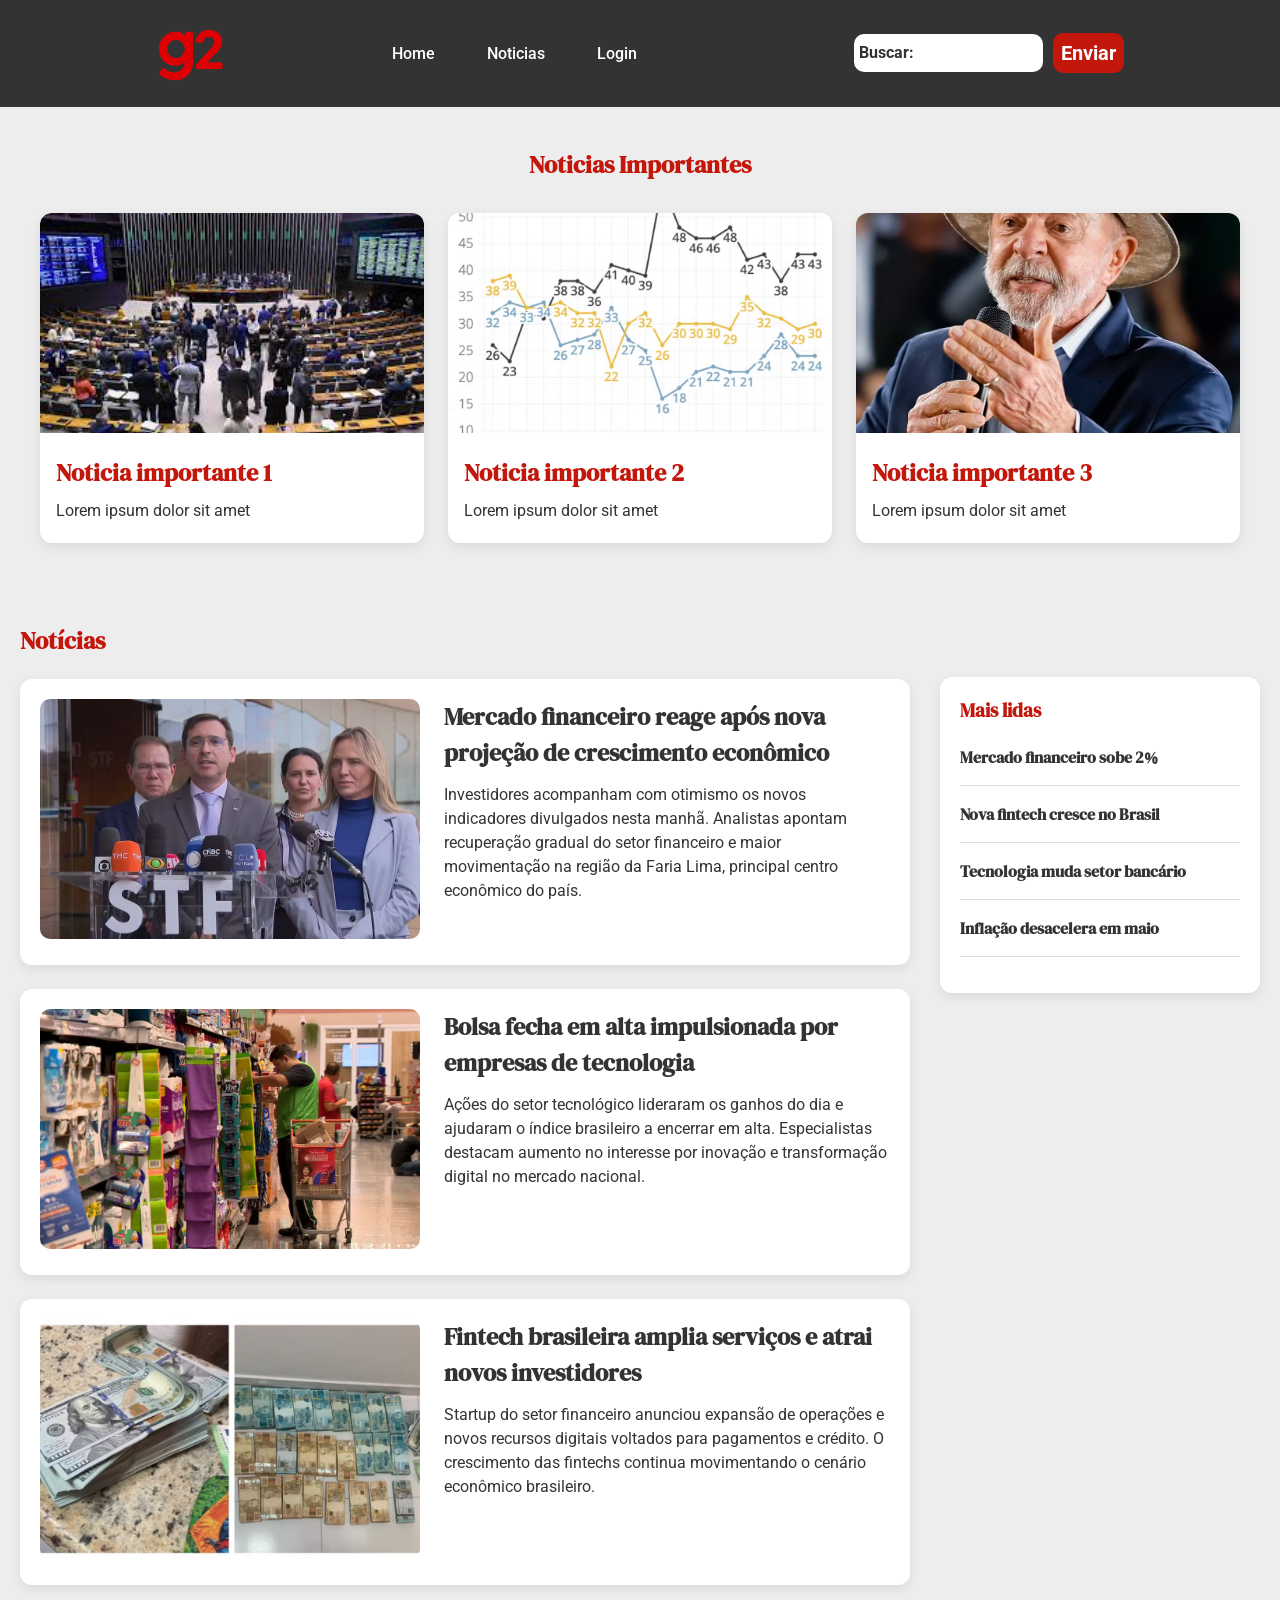
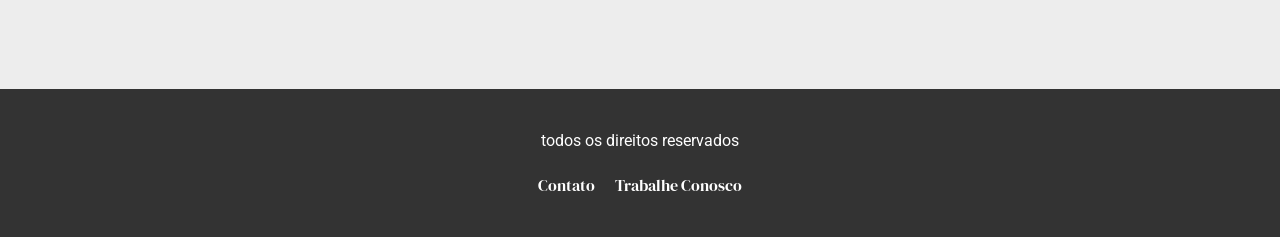
<file: index.html>
<!DOCTYPE html>
<html lang="pt-BR">

<head>
    <meta charset="UTF-8">
    <meta name="viewport" content="width=device-width, initial-scale=1.0">
    <title>Portal de noticias</title>
    <link rel="stylesheet" href="style.css">
</head>

<body>
    <!-- Cabeçalho -->
    <header>
        <!-- Logo -->
        <picture id="logo" aria-label="Logo do Portal de notícias">
            <img src="img/logo.png" alt="Logo do Portal de notícias">
        </picture>
        <!-- Navbar -->
        <nav>
            <ul>
                <li><a aria-label="Home" href="/index.html">Home</a></li>
                <li><a aria-label="Noticias" href="/index.html#noticias">Noticias</a></li>
                <li><a aria-label="Login" href="/login/login.html">Login</a></li>
            </ul>
        </nav>
        <!-- Form de pesquisa -->
        <form id="search-container" aria-label="Espaço de pesquisa">
            <label for="search">Buscar:</label>
            <input type="search" id="search">
            <button aria-label="botão de pesquisa" type="button"> Enviar</button>
        </form>
    </header>

    <main>
        <!-- Home -->
        <section id="home">
            <h1>Noticias Importantes</h1>
            <div id="home-container">

                <a aria-label="Noticia em destaque:" href="/noticias/noticia.html?id=01">
                    <article class="noticias-cards">
                        <img src="img/politica.jpg" alt="">
                        <h2>Noticia importante 1</h2>
                        <p>Lorem ipsum dolor sit amet </p>
                    </article>
                </a>


                <a aria-label="Noticia em destaque:" href="/noticias/noticia.html?id=02">
                    <article class="noticias-cards">
                        <img src="img/economia.avif" alt="">
                        <h2>Noticia importante 2</h2>
                        <p>Lorem ipsum dolor sit amet </p>
                    </article>
                </a>

                <a aria-label="Noticia em destaque:" href="/noticias/noticia.html?id=03">
                    <article class="noticias-cards">
                        <img src="img/lula.avif" alt="">
                        <h2>Noticia importante 3</h2>
                        <p>Lorem ipsum dolor sit amet </p>
                    </article>
                </a>
            </div>
        </section>

        <!-- Noticias -->
        <section id="">
            <div id="noticias">
                <h2 id="titulo-noticias">Notícias</h2>

                <a aria-label="Noticia: " href="noticias/noticia.html?id=1001">
                    <article id="primeira-noticia" class="artigo-noticia">
                        <picture>
                            <img src="img/faria-lima.avif" alt="Politicos em entrevista">
                        </picture>

                        <div>
                            <h2>Mercado financeiro reage após nova projeção de crescimento econômico</h2>
                            <p>
                                Investidores acompanham com otimismo os novos indicadores divulgados nesta manhã.
                                Analistas apontam recuperação gradual do setor financeiro e maior movimentação
                                na região da Faria Lima, principal centro econômico do país.
                            </p>
                        </div>
                    </article>
                </a>
                <a aria-label="Noticia: " href="noticias/noticia.html?id=1002">
                    <article id="segunda-noticia" class="artigo-noticia">
                        <picture>
                            <img src="img/mercado.avif" alt="Mercado e carrinho de compras">
                        </picture>

                        <div>
                            <h2>Bolsa fecha em alta impulsionada por empresas de tecnologia</h2>

                            <p>
                                Ações do setor tecnológico lideraram os ganhos do dia e ajudaram o índice brasileiro
                                a encerrar em alta. Especialistas destacam aumento no interesse por inovação e
                                transformação digital no mercado nacional.
                            </p>
                        </div>
                    </article>
                </a>

                <a aria-label="Noticia: " href="noticias/noticia.html?id=1003">
                    <article id="terceira-noticia" class="artigo-noticia">
                        <picture>
                            <img src="img/fintech.avif" alt="Dinheiro e dolar espalhado pelo chão">
                        </picture>

                        <div>
                            <h2>Fintech brasileira amplia serviços e atrai novos investidores</h2>

                            <p>
                                Startup do setor financeiro anunciou expansão de operações e novos recursos digitais
                                voltados para pagamentos e crédito. O crescimento das fintechs continua movimentando
                                o cenário econômico brasileiro.
                            </p>
                        </div>
                    </article>
                </a>

            </div>
            <aside>
                <h3>Mais lidas</h3>

                <ul>
                    <li><a aria-label="Noticia: Mercado financeiro sobe 2%" href="noticias/noticia.html?id=1001">Mercado financeiro sobe 2%</a></li>
                    <li><a aria-label="Noticia: Nova fintech cresce no Brasil" href="noticias/noticia.html?id=1002">Nova fintech cresce no
                            Brasil</a></li>
                    <li><a aria-label="Noticia: Tecnologia muda setor bancário" href="noticias/noticia.html?id=1003">Tecnologia muda setor
                            bancário</a></li>
                    <li><a aria-label="Noticia: Inflação desacelera em maio" href="noticias/noticia.html?id=1001">Inflação desacelera em maio</a>
                    </li>
                </ul>
            </aside>
        </section>
    </main>

    <footer>
        <div>
            <p>
                todos os direitos reservados
            </p>
        </div>
        <div>
            <ul>
                <li><a aria-label="Contato" href="#">Contato</a></li>
                <li><a aria-label="Trabalhe Conosco" href="#">Trabalhe Conosco</a></li>
            </ul>
        </div>
    </footer>

</body>

</html>
</file>
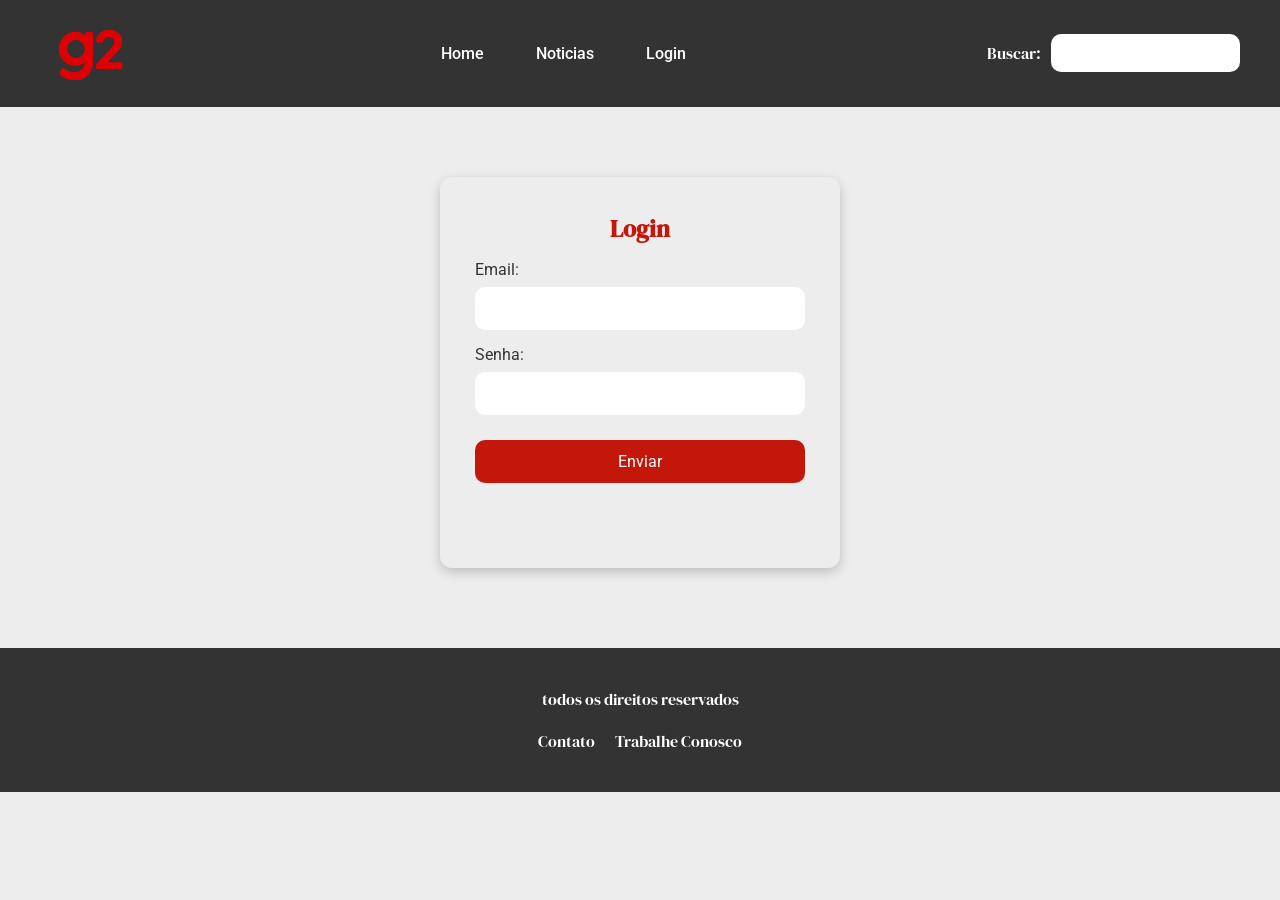
<file: admin.html>
<!DOCTYPE html>
<html lang="pt-BR">

<head>
    <meta charset="UTF-8">
    <meta name="viewport" content="width=device-width, initial-scale=1.0">
    <title>Admin</title>
    <link rel="stylesheet" href="admin.css">
</head>

<body>
    <!-- Cabeçalho -->
    <header>
        <!-- Logo -->
        <picture id="logo" aria-label="Logo do Portal de notícias">
            <img src="img/logo.png" alt="Logo do Portal de notícias">
        </picture>
        <!-- Navbar -->
        <nav id="navbar">
            <ul>
                <li><a aria-label="Home" href="#">Cria Noticia</a></li>
                <li><a aria-label="Noticias" href="#">Todas as noticias</a></li>
            </ul>

            <div aria-label="Container do botão de saída" id="logout-container">
                <button id="logout">
                    <img src="img/logout.png" alt="Ícone de saída">
                </button>
            </div>
        </nav>
    </header>

    <main>
        <!-- Cadastar Notícias -->
        <h1>Cadastrar Notícia.</h1>
        <section id="cadastro-container">
            <form id="form-noticia">

                <!-- Titulo -->
                <div>
                    <label for="titulo">Título</label>
                    <input type="text" id="titulo" maxlength="100" required>
                </div>
                <!-- Subtitulo (opcional) -->
                <div>
                    <label for="subtitulo">Subtitulo</label>
                    <input type="text" id="subtitulo" maxlength="200">
                </div>
                <!-- Categoria -->
                <div>
                    <label for="categoria">Categoria</label>
                    <select name="categoria" id="categoria">
                        <option value="">Selecione</option>
                        <option value="1">Política</option>
                        <option value="2">Esportes</option>
                        <option value="3">Tecnologia</option>
                        <option value="4">Economia</option>
                    </select>
                </div>
                <!-- Descrição -->
                <div>
                    <label for="descricao">Descrição Resumida</label>
                    <textarea name="descricao" id="descricao" rows="4"></textarea>
                </div>
                <!-- Conteúdo -->
                <div>
                    <label for="conteudo">Conteúdo completo</label>
                    <textarea name="conteudo" id="conteudo" rows="10" required></textarea>
                </div>
                <!-- URL da imagem -->
                <div>
                    <label for="imagem">URL da Imagem</label>
                    <input type="url" id="imagem" placeholder="https://..." required>
                    <button type="submit">Publicar Notícia</button>
                </div>

            </form>
        </section>
        <!-- Noticias Cadastradas -->
        <section>

        </section>

    </main>

    <script src="admin.js"></script>
</body>

</html>
</file>
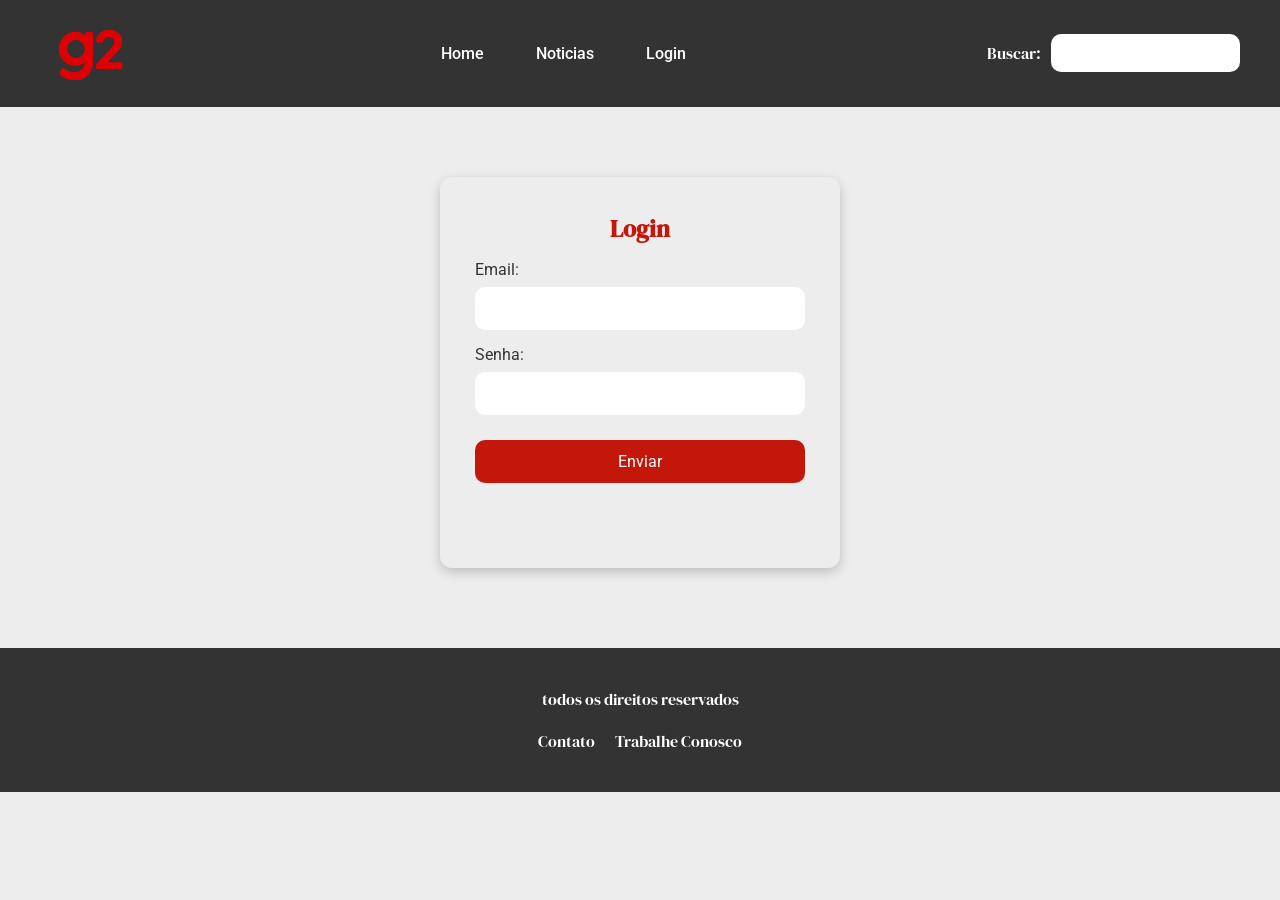
<file: login.html>
<!DOCTYPE html>
<html lang="pt-BR">

<head>
    <meta charset="UTF-8">
    <meta name="viewport" content="width=device-width, initial-scale=1.0">
    <title>login</title>
    <link rel="stylesheet" href="login.css">
</head>

<body>
    <header>
        <!-- Logo -->
        <picture id="logo" aria-label="Logo do Portal de notícias">
            <img src="img/logo.png" alt="Logo do Portal de notícias">
        </picture>
        <!-- Navbar -->
        <nav>
            <ul>
                <li><a aria-label="Home" href="index.html">Home</a></li>
                <li><a aria-label="Noticias" href="index.html#noticias">Noticias</a></li>
                <li><a aria-label="Login" href="login.html">Login</a></li>
            </ul>
        </nav>
        <!-- Form de pesquisa -->
        <form id="search-container" aria-label="Espaço de pesquisa">
            <label for="search">Buscar:</label>
            <input type="search" id="search">
        </form>
    </header>

    <main>
        <form id="login-form">
            <h1>Login</h1>
            <label for="email">Email: </label>
            <input type="email" id="email">

            <label for="password">Senha: </label>
            <input type="password" id="senha">

            <button aria-label="Botão de Enviar" type="submit">Enviar</button>

            <div aria-label="Mensagem de login" id="mensagem-container">
                <p id="mensagem"></p>
            </div>

        </form>
    </main>

    <footer>
        <div>
            <p>
                todos os direitos reservados
            </p>
        </div>
        <div>
            <ul>
                <li><a aria-label="Contato" href="#">Contato</a></li>
                <li><a aria-label="Trabalhe Conosco" href="#">Trabalhe Conosco</a></li>
            </ul>
        </div>
    </footer>

    <script src="login.js"></script>
</body>

</html>
</file>
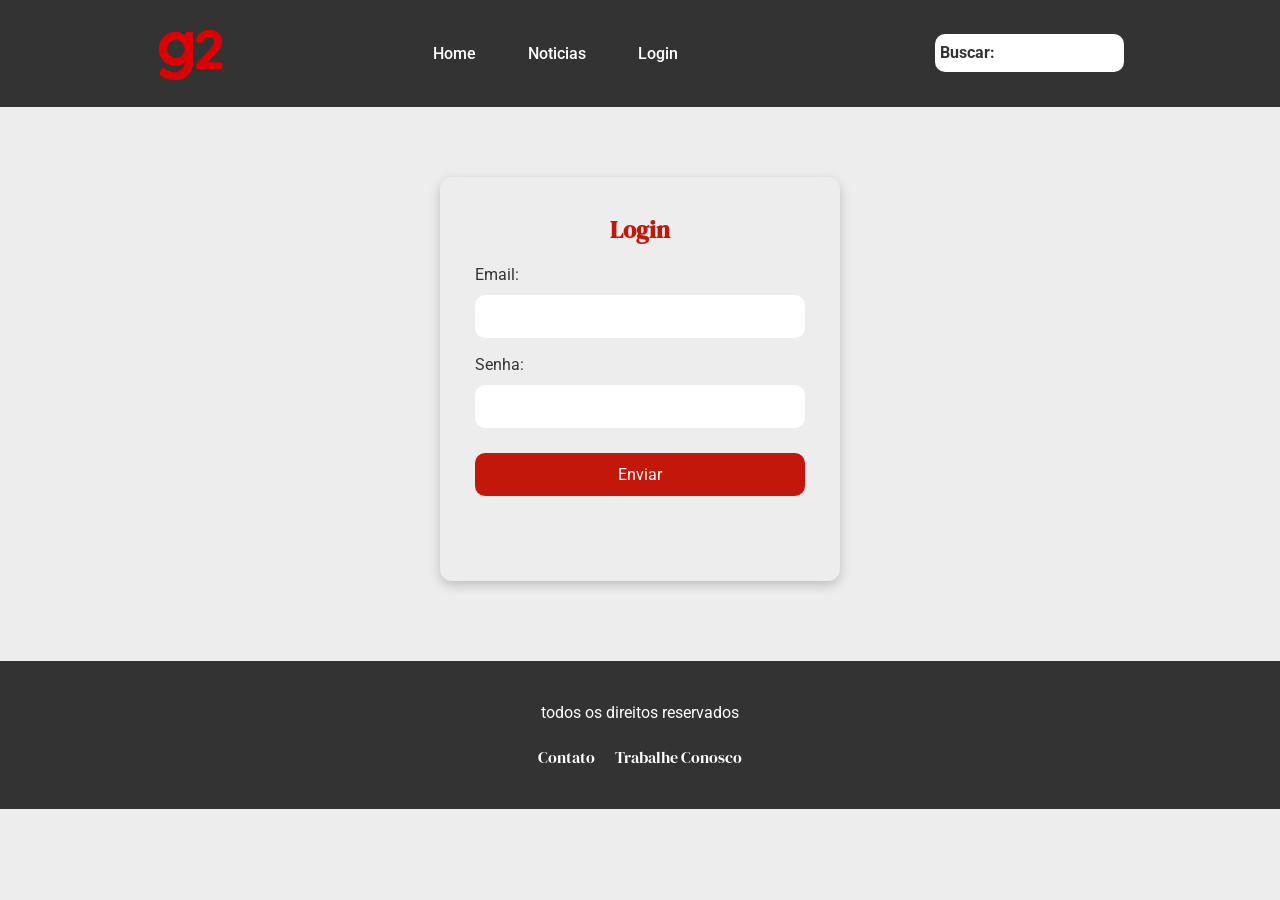
<file: login/login.html>
<!DOCTYPE html>
<html lang="pt-BR">

<head>
    <meta charset="UTF-8">
    <meta name="viewport" content="width=device-width, initial-scale=1.0">
    <title>login</title>
    <link rel="stylesheet" href="./login.css">
</head>

<body>
    <header>
        <!-- Logo -->
        <picture id="logo" aria-label="Logo do Portal de notícias">
            <img src="/img/logo.png" alt="Logo do Portal de notícias">
        </picture>
        <!-- Navbar -->
        <nav>
            <ul>
                <li><a aria-label="Home" href="/index.html">Home</a></li>
                <li><a aria-label="Noticias" href="/index.html#noticias">Noticias</a></li>
                <li><a aria-label="Login" href="login.html">Login</a></li>
            </ul>
        </nav>
        <!-- Form de pesquisa -->
        <form id="search-container" aria-label="Espaço de pesquisa">
            <label for="search">Buscar:</label>
            <input type="search" id="search">
        </form>
    </header>

    <main>
        <form id="login-form">
            <h1>Login</h1>
            <label for="email">Email: </label>
            <input type="email" id="email">

            <label for="senha">Senha: </label>
            <input type="password" id="senha">

            <button aria-label="Botão de Enviar" type="submit">Enviar</button>

            <div id="mensagem-container">
                <p id="mensagem"></p>
            </div>

        </form>
    </main>

    <footer>
        <div>
            <p>
                todos os direitos reservados
            </p>
        </div>
        <div>
            <ul>
                <li><a aria-label="Contato" href="#">Contato</a></li>
                <li><a aria-label="Trabalhe Conosco" href="#">Trabalhe Conosco</a></li>
            </ul>
        </div>
    </footer>

    <script src="./login.js"></script>
</body>

</html>
</file>
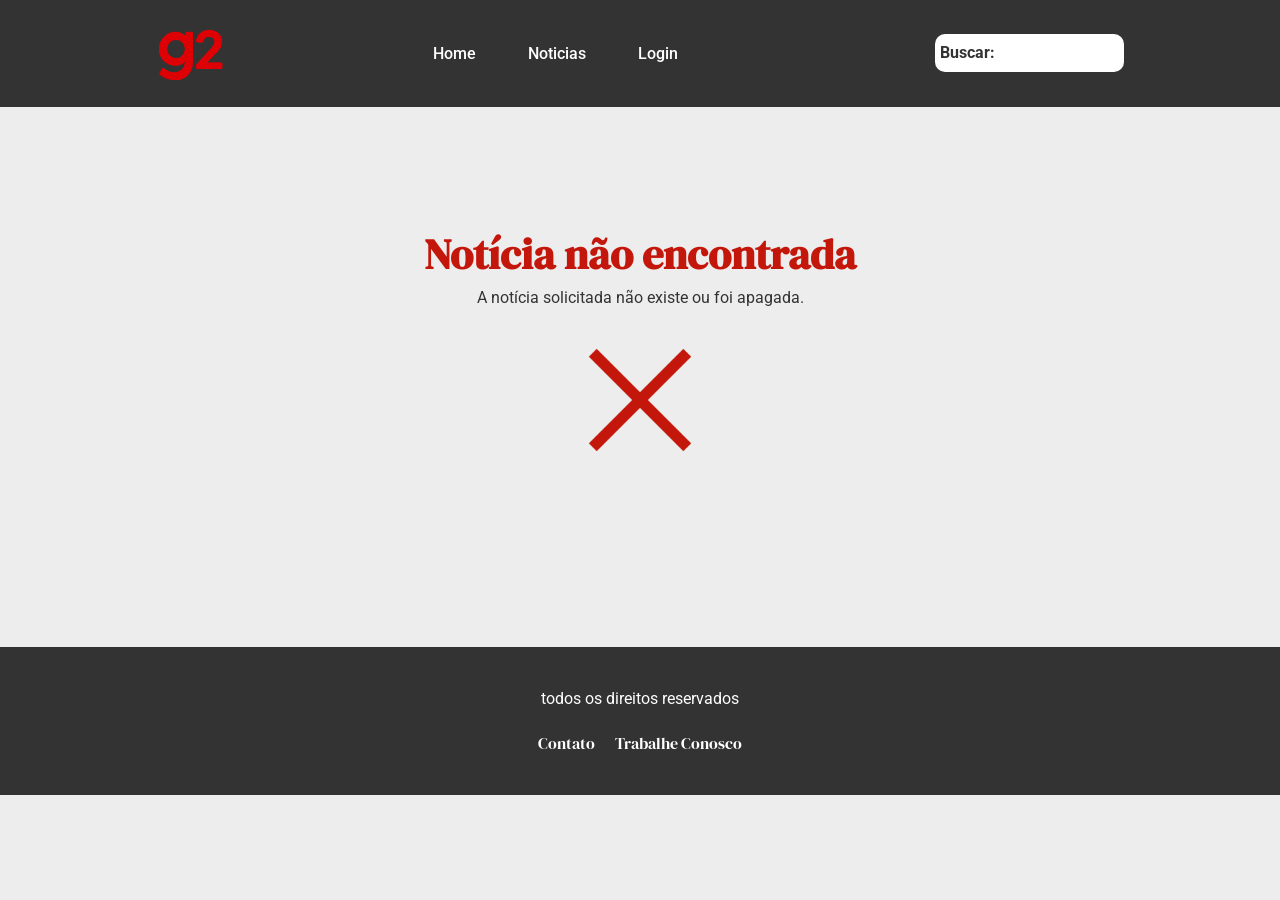
<file: noticias/noticia.html>
<!DOCTYPE html>
<html lang="pt-BR">
<head>
    <meta charset="UTF-8">
    <meta name="viewport" content="width=device-width, initial-scale=1.0">
    <title>Noticia</title>
    <link rel="stylesheet" href="noticias.css">
</head>
<body>
    <header>
        <!-- Logo -->
        <picture id="logo" aria-label="Logo do Portal de notícias">
            <img src="/img/logo.png" alt="Logo do Portal de notícias">
        </picture>
        <!-- Navbar -->
        <nav>
            <ul>
                <li><a aria-label="Home" href="/index.html">Home</a></li>
                <li><a aria-label="Noticias" href="/index.html#noticias">Noticias</a></li>
                <li><a aria-label="Login" href="/login/login.html">Login</a></li>
            </ul>
        </nav>
        <!-- Form de pesquisa -->
        <form id="search-container" aria-label="Espaço de pesquisa">
            <label for="search">Buscar:</label>
            <input type="search" id="search">
        </form>
    </header>

    <main id="noticia">
        
    </main>

    <footer>
        <div>
            <p>
                todos os direitos reservados
            </p>
        </div>
        <div>
            <ul>
                <li><a aria-label="Contato" href="#">Contato</a></li>
                <li><a aria-label="Trabalhe Conosco" href="#">Trabalhe Conosco</a></li>
            </ul>
        </div>
    </footer>

    <script src="noticia.js"></script>
    
</body>
</html>
</file>
<file: style.css>
@import url('https://fonts.googleapis.com/css2?family=DM+Serif+Display:ital@0;1&family=Roboto:wght@300;400;500;700&display=swap');

:root{
    --primary-color: #EDEDED;
    --secondary-color: #C4170C;
    --secondary-color-hover: #af0c00;
    --header-color: #333;
    --text-color: white;

    --title-font: "DM Serif Display", serif;
    --desc-font: 'Roboto', sans-serif;

    --title-size: 24px;
    --desc-size: 16px;
    --text-between: 1.5px
}

a{
    text-decoration: none;
}
p{
    font-family: var(--desc-font);
    font-size: var(--desc-font);
}
* {
    font-family: var(--title-font);
    margin: 0;
    padding: 0;
    box-sizing: border-box;
}

body {
    background-color: var(--primary-color);
    color: var(--secondary-color);
    line-height: 1.5;
}

/* HEADER */

header {
    display: flex;
    justify-content: space-between;
    align-items: center;
    flex-wrap: wrap;
    position: sticky;
    top: 0px;
    z-index: 1;

    gap: 20px;

    background-color: var(--header-color);
    color: var(--text-color);

    padding: 20px 40px;
}

#logo img {
    width: 100px;
    display: block;
    margin-left: 100px;
}

/* NAV */

nav ul {
    display: flex;
    list-style: none;
    gap: 20px;
}

nav a {
    color: var(--text-color);

    padding: 10px 16px;
    border-radius: 8px;
    font-family: var(--desc-font);
    font-size: var(--desc-size);
    font-weight: 500;

    transition: 0.3s ease;
}

nav a:hover {
    background-color: rgba(255, 255, 255, 0.12);
    transform: translateY(-2px);
}

/* SEARCH */

#search-container {
    display: flex;
    align-items: center;
    gap: 10px;
    margin-right: 116px;
}

#search {
    padding: 10px 14px;

    border: none;
    outline: none;

    border-radius: 10px;
}

#search-container label {
    color: var(--header-color);
    position: relative;
    left: 70px;
    font-family: var(--desc-font);
    font-weight: bold;
}

#search-container button {
    font-family: var(--desc-font);
    font-weight: bold;
    padding: 8px 8px;
    font-size: 20px;
    border-radius: 10px;
    border: none;
    background-color: var(--secondary-color);
    color: white;
}

#search-container button:hover {
    cursor: pointer;
    background-color: var(--secondary-color-hover);
}
#search-container button:active {
    transform:scale(.98);
}

/* HOME */

#home {
    padding: 40px 20px;
}

#home h1 {
    font-size: var(--title-size);
    text-align: center;

    margin-bottom: 30px;
}

/* CARDS */

#home-container {
    display: grid;

    grid-template-columns: repeat(auto-fit, minmax(280px, 1fr));

    gap: 24px;

    max-width: 1200px;

    margin: 0 auto;
}

.noticias-cards {
    background-color: white;

    border-radius: 12px;

    overflow: hidden;

    box-shadow: 0 4px 12px rgba(0, 0, 0, 0.08);

    transition: 0.3s ease;
}

.noticias-cards:hover {
    transform: translateY(-6px);

    box-shadow: 0 4px 24px rgba(0, 0, 0, 0.12);
}

.noticias-cards img {
    width: 100%;
    height: 220px;

    object-fit: cover;
}

.noticias-cards h2 {
    padding: 16px 16px 8px;

    color: var(--secondary-color);
}

.noticias-cards p {
    padding: 0 16px 20px;

    color: var(--header-color);
}

/* ÁREA DAS NOTÍCIAS */

section:last-of-type {
    display: flex;
    justify-content: center;
    align-items: flex-start;

    gap: 30px;

    max-width: 1400px;

    margin: 0 auto;

    padding: 40px 20px;
}

/* NOTÍCIAS */

#noticias {
    flex: 1;

    max-width: 900px;
}

#titulo-noticias {
    font-size: var(--title-size);

    margin-bottom: 20px;
}

/* ARTIGO */

.artigo-noticia {
    display: flex;

    gap: 24px;

    background-color: white;

    padding: 20px;

    margin-bottom: 24px;

    border-radius: 12px;

    box-shadow: 0 4px 12px rgba(0, 0, 0, 0.08);

    transition: 0.3s ease;
}

.artigo-noticia:hover {
    transform: translateY(-4px);

    box-shadow: 0 4px 24px rgba(0, 0, 0, 0.12);
}

.artigo-noticia picture {
    flex-shrink: 0;
}

.artigo-noticia img {
    width: 380px;
    height: 240px;

    object-fit: cover;

    border-radius: 10px;
}

.artigo-noticia h2 {
    font-size: var(--title-size);

    margin-bottom: 12px;

    color: var(--header-color);
}

.artigo-noticia p {
    font-family: var(--desc-font);
    font-size: var(--desc-size);
    color: var(--header-color);
}

/* ASIDE */

aside {
    width: 320px;

    background-color: white;

    padding: 20px;

    border-radius: 12px;

    box-shadow: 0 4px 12px rgba(0, 0, 0, 0.08);

    position: sticky;
    top: 130px;
    margin-top: 54px;
}

aside h3 {
    margin-bottom: 20px;

    color: var(--secondary-color);
}

aside ul {
    list-style: none;
}

aside li {
    margin-bottom: 16px;

    padding-bottom: 16px;

    border-bottom: 1px solid #ddd;
}

aside a {
    text-decoration: none;

    color: var(--header-color);

    font-weight: bold;
}

aside a:hover {
    color: var(--secondary-color);
}

/* FOOTER */

footer {
    display: flex;
    flex-direction: column;
    background-color: var(--header-color);
    color: white;
    justify-content: center;

    margin-top: 40px;

    padding: 40px 20px;
}

footer div {
    display: flex;
    margin: auto;

}

footer ul {
    display: flex;
    gap: 20px;

    list-style: none;

    margin-top: 20px;
}

footer a {
    color: white;
    text-decoration: none;
}

footer a:hover {
    color: var(--secondary-color);
}

/* RESPONSIVIDADE */

@media (max-width: 1000px) {

    section:last-of-type {
        flex-direction: column;
    }

    aside {
        width: 100%;

        position: static;
    }
}

@media (max-width: 768px) {

    header {
        flex-direction: column;

        text-align: center;
    }

    nav ul {
        flex-direction: column;
    }

    #search-container {
        width: 100%;

        justify-content: center;
    }

    #search {
        width: 100%;

        max-width: 300px;
    }

    .artigo-noticia {
        flex-direction: column;
    }

    .artigo-noticia img {
        width: 100%;
        height: 300px;
    }

    footer ul {
        flex-direction: column;
    }
}
</file>
<file: admin.css>
@import url('https://fonts.googleapis.com/css2?family=DM+Serif+Display:ital@0;1&family=Roboto:wght@300;400;500;700&display=swap');

* {
    font-family: var(--desc-font);
    margin: 0;
    padding: 0;
    box-sizing: border-box;
}

:root {
    --primary-color: #EDEDED;
    --secondary-color: #C4170C;
    --header-color: #333;
    --text-color: white;

    --title-font: "DM Serif Display", serif;
    --desc-font: 'Roboto', sans-serif;

    --title-size: 24px;
    --desc-size: 16px;
    --text-between: 1.5px
}

/* HEADER */

body {
    background-color: var(--primary-color);
    color: var(--header-color);
    line-height: 1.5;
}

a {
    text-decoration: none;
}

header {
    display: flex;
    justify-content: space-between;
    align-items: center;
    flex-wrap: nowrap;

    gap: 20px;

    background-color: var(--header-color);
    color: var(--text-color);

    padding: 20px 40px;
}

#logo img {
    width: 100px;
    display: block;
}

/* NAV */
#navbar{
    display: flex;
}

nav ul {
    display: flex;
    list-style: none;
    gap: 20px;
}

nav a {
    color: var(--text-color);

    padding: 10px 16px;
    border-radius: 8px;
    font-family: var(--desc-font);
    font-size: var(--desc-size);
    font-weight: 500;

    transition: 0.3s ease;
}

nav a:hover {
    background-color: rgba(255, 255, 255, 0.12);
    transform: translateY(-2px);
}

#logout {
    background-color: transparent;
    border: none;
    padding: 5px 8px;
    border-radius: 10px;
    margin-left: 30px;
    cursor: pointer;
}
#logout:hover{
    background-color: rgba(255, 255, 255, 0.12);
    transform: translateY(-2px);
}

/* Main */

main {
    max-width: 900px;
    margin: 40px auto;
    padding: 0 20px;
}
main h1 {
    text-align: center;
    font-family: var(--title-font);
    font-size: var(--title-size);
    color: var(--secondary-color);
    margin-bottom: 30px;

}

#cadastro-container {
    background-color: var(--primary-color);
    padding: 35px;
    border-radius: 12px;

    box-shadow: 0px 10px 25px rgba(0, 0, 0, 0.18);
}

#form-noticia {
    display: flex;
    flex-direction: column;
    gap: 16px;
}

#form-noticia label {
    font-family: var(--desc-font);
    font-size: 14px;
    font-weight: 600;

    color: var(--header-color);

    margin-bottom: 6px;
}

#form-noticia input,
#form-noticia select,
#form-noticia textarea {
    padding: 12px 14px;
    width: 100%;

    border: 1px solid #ddd;
    border-radius: 8px;

    font-family: var(--desc-font);
    font-size: var(--desc-size);

    outline: none;

    transition: 0.25s ease;

    background: #fff;
}

#form-noticia textarea {
    resize: vertical;
    min-height: 120px;
}

#form-noticia button {
    align-self: center;

    padding: 14px 28px;

    border: none;
    border-radius: 8px;

    background-color: var(--secondary-color);
    color: white;

    font-family: var(--desc-font);
    font-size: 16px;
    font-weight: bold;
    margin-top: 10px;

    cursor: pointer;

    transition: .3s;
}

#form-noticia button:hover {
    background-color: #a31109;

    transform: translateY(2px);
}
</file>
<file: login.css>
@import url('https://fonts.googleapis.com/css2?family=DM+Serif+Display:ital@0;1&family=Roboto:wght@300;400;500;700&display=swap');

* {
    font-family: var(--title-font);
    margin: 0;
    padding: 0;
    box-sizing: border-box;
}

:root {
    --primary-color: #EDEDED;
    --secondary-color: #C4170C;
    --header-color: #333;
    --text-color: white;

    --title-font: "DM Serif Display", serif;
    --desc-font: 'Roboto', sans-serif;

    --title-size: 24px;
    --desc-size: 16px;
    --text-between: 1.5px
}

/* HEADER */

body {
    background-color: var(--primary-color);
}

a {
    text-decoration: none;
}

header {
    display: flex;
    justify-content: space-between;
    align-items: center;
    flex-wrap: nowrap;

    gap: 20px;

    background-color: var(--header-color);
    color: var(--text-color);

    padding: 20px 40px;
}

#logo img {
    width: 100px;
    display: block;
}

/* NAV */

nav ul {
    display: flex;
    list-style: none;
    gap: 20px;
}

nav a {
    color: var(--text-color);

    padding: 10px 16px;
    border-radius: 8px;
    font-family: var(--desc-font);
    font-size: var(--desc-size);
    font-weight: 500;

    transition: 0.3s ease;
}

nav a:hover {
    background-color: rgba(255, 255, 255, 0.12);
    transform: translateY(-2px);
}

/* SEARCH */

#search-container {
    display: flex;
    align-items: center;
    gap: 10px;
}

#search-container label {
    font-weight: lighter
}

#search {
    padding: 10px 14px;

    border: none;
    outline: none;

    border-radius: 10px;
}

/* FORM */

main {
    display: flex;
    justify-content: center;
    align-items: center;

    padding: 40px 20px;
}

#login-form {
    display: flex;
    flex-direction: column;
    width: 100%;
    max-width: 400px;
    background-color: var(--primary-color);
    margin-top: 30px;
    padding: 35px;
    border-radius: 12px;
    box-shadow: 0 4px 12px rgba(0, 0, 0, 0.2);
}

#login-form h1 {
    text-align: center;
    font-family: var(--title-font);
    color: var(--secondary-color);
    font-size: var(--title-size);
}

#login-form label {
    font-family: var(--desc-font);
    font-size: var(--desc-size);
    color: var(--header-color);

    margin-bottom: 8px;
    margin-top: 15px;
}

#login-form input {
    width: 100%;
    padding: 12px;
    outline: none;
    border-radius: 10px;
    border: none;

    font-family: var(--desc-font);
    font-size: var(--desc-size);
    color: var(--header-color);
}

#login-form input:focus {
    border-color: var(--secondary-color);

    box-shadow: 0 0 0 3px rgba(196, 23, 12, 0.15);
}

#login-form button {
    width: 100%;
    margin-top: 25px;
    padding: 12px;

    border: none;
    border-radius: 10px;

    background-color: var(--secondary-color);
    color: white;

    font-family: var(--desc-font);
    font-size: var(--desc-size);

    cursor: pointer;

}

#mensagem-container {
    display: flex;
    margin-top: 30px;
    padding: 10px;
    justify-content: center;
    border-radius: 10px;
}
#mensagem {
    font-family: var(--desc-font);
    font-size: 18px
}

/* FOOTER */

footer {
    display: flex;
    flex-direction: column;
    background-color: var(--header-color);
    color: white;
    justify-content: center;

    margin-top: 40px;

    padding: 40px 20px;
}

footer div {
    display: flex;
    margin: auto;

}

footer ul {
    display: flex;
    gap: 20px;

    list-style: none;

    margin-top: 20px;
}

footer a {
    color: white;
    text-decoration: none;
}

footer a:hover {
    color: var(--secondary-color);
}
</file>
<file: login/login.css>
@import url('https://fonts.googleapis.com/css2?family=DM+Serif+Display:ital@0;1&family=Roboto:wght@300;400;500;700&display=swap');

:root{
    --primary-color: #EDEDED;
    --secondary-color: #C4170C;
    --secondary-color-hover: #af0c00;
    --header-color: #333;
    --text-color: white;

    --title-font: "DM Serif Display", serif;
    --desc-font: 'Roboto', sans-serif;

    --title-size: 24px;
    --desc-size: 16px;
    --text-between: 1.5px
}

a{
    text-decoration: none;
}
p{
    font-family: var(--desc-font);
    font-size: var(--desc-font);
}
* {
    font-family: var(--title-font);
    margin: 0;
    padding: 0;
    box-sizing: border-box;
}

body {
    background-color: var(--primary-color);
    color: var(--secondary-color);
    line-height: 1.5;
}

/* HEADER */

header {
    display: flex;
    justify-content: space-between;
    align-items: center;
    flex-wrap: wrap;
    position: sticky;
    top: 0px;
    z-index: 1;

    gap: 20px;

    background-color: var(--header-color);
    color: var(--text-color);

    padding: 20px 40px;
}

#logo img {
    width: 100px;
    display: block;
    margin-left: 100px;
}

/* NAV */

nav ul {
    display: flex;
    list-style: none;
    gap: 20px;
}

nav a {
    color: var(--text-color);

    padding: 10px 16px;
    border-radius: 8px;
    font-family: var(--desc-font);
    font-size: var(--desc-size);
    font-weight: 500;

    transition: 0.3s ease;
}

nav a:hover {
    background-color: rgba(255, 255, 255, 0.12);
    transform: translateY(-2px);
}

/* SEARCH */

#search-container {
    display: flex;
    align-items: center;
    gap: 10px;
    margin-right: 116px;
}

#search {
    padding: 10px 14px;

    border: none;
    outline: none;

    border-radius: 10px;
}

#search-container label {
    color: var(--header-color);
    position: relative;
    left: 70px;
    font-family: var(--desc-font);
    font-weight: bold;
}

#search-container button {
    font-family: var(--desc-font);
    font-weight: bold;
    padding: 8px 8px;
    font-size: 20px;
    border-radius: 10px;
    border: none;
    background-color: var(--secondary-color);
    color: white;
}

#search-container button:hover {
    cursor: pointer;
    background-color: var(--secondary-color-hover);
}
#search-container button:active {
    transform:scale(.98);
}

/* FORM */

main {
    display: flex;
    justify-content: center;
    align-items: center;

    padding: 40px 20px;
}

#login-form {
    display: flex;
    flex-direction: column;
    width: 100%;
    max-width: 400px;
    background-color: var(--primary-color);
    margin-top: 30px;
    padding: 35px;
    border-radius: 12px;
    box-shadow: 0 4px 12px rgba(0, 0, 0, 0.2);
}

#login-form h1 {
    text-align: center;
    font-family: var(--title-font);
    color: var(--secondary-color);
    font-size: var(--title-size);
}

#login-form label {
    font-family: var(--desc-font);
    font-size: var(--desc-size);
    color: var(--header-color);

    margin-bottom: 8px;
    margin-top: 15px;
}

#login-form input {
    width: 100%;
    padding: 12px;
    outline: none;
    border-radius: 10px;
    border: none;

    font-family: var(--desc-font);
    font-size: var(--desc-size);
    color: var(--header-color);
}

#login-form input:focus {
    border-color: var(--secondary-color);

    box-shadow: 0 0 0 3px rgba(196, 23, 12, 0.15);
}

#login-form button {
    width: 100%;
    margin-top: 25px;
    padding: 12px;

    border: none;
    border-radius: 10px;

    background-color: var(--secondary-color);
    color: white;

    font-family: var(--desc-font);
    font-size: var(--desc-size);

    cursor: pointer;

}

#mensagem-container {
    display: flex;
    margin-top: 30px;
    padding: 10px;
    justify-content: center;
    border-radius: 10px;
}
#mensagem {
    font-family: var(--desc-font);
    font-size: 18px
}

/* FOOTER */

footer {
    display: flex;
    flex-direction: column;
    background-color: var(--header-color);
    color: white;
    justify-content: center;

    margin-top: 40px;

    padding: 40px 20px;
}

footer div {
    display: flex;
    margin: auto;

}

footer ul {
    display: flex;
    gap: 20px;

    list-style: none;

    margin-top: 20px;
}

footer a {
    color: white;
    text-decoration: none;
}

footer a:hover {
    color: var(--secondary-color);
}
</file>
<file: noticias/noticias.css>
@import url('https://fonts.googleapis.com/css2?family=DM+Serif+Display:ital@0;1&family=Roboto:wght@300;400;500;700&display=swap');

:root{
    --primary-color: #EDEDED;
    --secondary-color: #C4170C;
    --secondary-color-hover: #af0c00;
    --header-color: #333;
    --text-color: white;


    --title-font: "DM Serif Display", serif;
    --desc-font: 'Roboto', sans-serif;

    --title-size: 24px;
    --title-size-2: 42px;
    --desc-size: 16px;
    --desc-size-2: 20px;
    --text-between: 1.5px
}

a{
    text-decoration: none;
}
p{
    font-family: var(--desc-font);
    font-size: var(--desc-font);
}
* {
    font-family: var(--title-font);
    margin: 0;
    padding: 0;
    box-sizing: border-box;
}

body {
    background-color: var(--primary-color);
    color: var(--secondary-color);
    line-height: 1.5;
}

/* HEADER */

header {
    display: flex;
    justify-content: space-between;
    align-items: center;
    flex-wrap: wrap;
    position: sticky;
    top: 0px;
    z-index: 1;

    gap: 20px;

    background-color: var(--header-color);
    color: var(--text-color);

    padding: 20px 40px;
}

#logo img {
    width: 100px;
    display: block;
    margin-left: 100px;
}

/* NAV */

nav ul {
    display: flex;
    list-style: none;
    gap: 20px;
}

nav a {
    color: var(--text-color);

    padding: 10px 16px;
    border-radius: 8px;
    font-family: var(--desc-font);
    font-size: var(--desc-size);
    font-weight: 500;

    transition: 0.3s ease;
}

nav a:hover {
    background-color: rgba(255, 255, 255, 0.12);
    transform: translateY(-2px);
}

/* SEARCH */

#search-container {
    display: flex;
    align-items: center;
    gap: 10px;
    margin-right: 116px;
}

#search {
    padding: 10px 14px;

    border: none;
    outline: none;

    border-radius: 10px;
}

#search-container label {
    color: var(--header-color);
    position: relative;
    left: 70px;
    font-family: var(--desc-font);
    font-weight: bold;
}

#search-container button {
    font-family: var(--desc-font);
    font-weight: bold;
    padding: 8px 8px;
    font-size: 20px;
    border-radius: 10px;
    border: none;
    background-color: var(--secondary-color);
    color: white;
}

#search-container button:hover {
    cursor: pointer;
    background-color: var(--secondary-color-hover);
}
#search-container button:active {
    transform:scale(.98);
}
/* FOOTER */

footer {
     display: flex;
     flex-direction: column;
     background-color: var(--header-color);
     color: white;
     justify-content: center;

     margin-top: 40px;

     padding: 40px 20px;
}

footer div {
     display: flex;
     margin: auto;

}

footer ul {
     display: flex;
     gap: 20px;

     list-style: none;

     margin-top: 20px;
}

footer a {
     color: white;
     text-decoration: none;
}

footer a:hover {
     color: var(--secondary-color);
}

/* RESPONSIVIDADE */

@media (max-width: 1000px) {

     section:last-of-type {
          flex-direction: column;
     }

     aside {
          width: 100%;

          position: static;
     }
}

@media (max-width: 768px) {

     header {
          flex-direction: column;

          text-align: center;
     }

     nav ul {
          flex-direction: column;
     }

     #search-container {
          width: 100%;

          justify-content: center;
     }

     #search {
          width: 100%;

          max-width: 300px;
     }

     .artigo-noticia {
          flex-direction: column;
     }

     .artigo-noticia img {
          width: 100%;
          height: 300px;
     }

     footer ul {
          flex-direction: column;
     }
}

/* Noticia */

main {
     display: flex;
     justify-content: center;
     text-align: center;
}

section {
     display: flex;
     flex-direction: column;
     align-items: center;
     gap: 20px;
     width: 60%;

     padding: 10px;
}

#titulo-container {
     display: flex;
     flex-direction: column;
     text-align: start;
     width: 100%;
     gap: 10px;
     margin: 30px 0 10px 0;
}

#titulo-container h1 {
     font-size: var(--title-size-2);
     color: var(--secondary-color);

}

#descricao {
     font-size: var(--desc-size-2);
     color: var(--header-color);

}

#data {
     font-size: 16px;
     color: var(--header-color);
}

#imagem-container {
     display: flex;
     justify-content: center;
     width: 100%;;
}

#imagem {
     width: 100%;
     max-width: 100%;
     height: auto;
     border-radius: 10px;
}

article {
     margin-top: 20px;
     display: flex;
     flex-direction: column;
     gap: 20px;
     text-align: start;
     color: var(--header-color);
     font-family: var(--desc-font);
     font-size: var(--desc-size-2);
     width: 100%;
}

#not-found {
     display: flex;
     justify-content: center;
     align-items: center ;
     flex-direction: column;
     height: 500px;
}

#not-found h1 {
     font-size: var(--title-size-2);
}
#not-found p {
     color: var(--header-color);
}
#not-found img {
     width: 180px;
}
</file>
